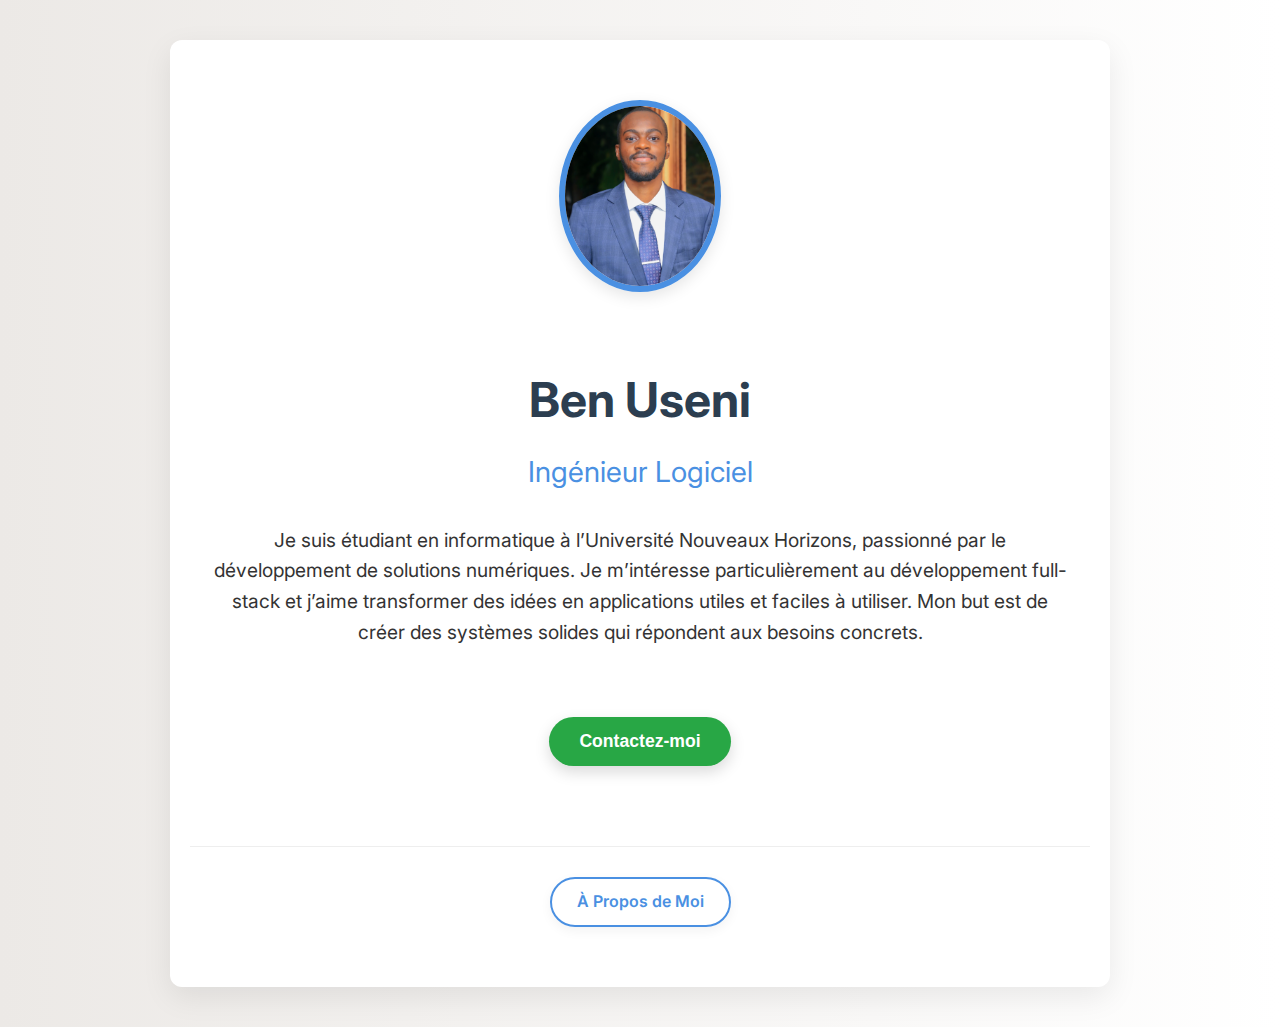
<file: index.html>
<!DOCTYPE html>
<html lang="fr">
<head>
  <meta charset="UTF-8" />
  <meta name="viewport" content="width=device-width, initial-scale=1.0"/>
  <title>Ben Useni | Ingénieur Logiciel</title>
  <link rel="stylesheet" href="style.css" />
  <!-- Ajout de la police Inter pour un look moderne et professionnel -->
  <link href="https://fonts.googleapis.com/css2?family=Inter:wght@300;400;600;700&display=swap" rel="stylesheet">
</head>
<body>
  <div class="container">
    <!-- Photo de profil -->
    <img src="ben.jpg" alt="Photo de profil de Ben Useni" class="profile-pic"/>
    
    <!-- Titre principal et sous-titre -->
    <h1>Ben Useni</h1>
    <h2>Ingénieur Logiciel</h2>

    <!-- Description simplifiée et en français -->
    <p class="description">
      Je suis étudiant en informatique à l’Université Nouveaux Horizons, passionné par le développement de solutions numériques. Je m’intéresse particulièrement au développement full-stack et j’aime transformer des idées en applications utiles et faciles à utiliser. Mon but est de créer des systèmes solides qui répondent aux besoins concrets.
    </p>

    <!-- Bouton de contact pour révéler la section de contact -->
    <button id="contactToggle" class="contact-btn">Contactez-moi</button>

    <!-- Section de contact, initialement cachée -->
    <div id="contactSection" class="contact-section hidden">
      <div class="contact-links">
        <a href="https://github.com/BEN-2048" target="_blank" rel="noopener noreferrer">GitHub</a>
        <a href="https://www.linkedin.com/in/benuseni" target="_blank" rel="noopener noreferrer">LinkedIn</a>
        <a href="mailto:Benuseni@icloud.com">Email</a>
      </div>

      <!-- Formulaire de contact simple -->
      <form class="contact-form">
        <input type="text" placeholder="Votre Nom" required />
        <input type="email" placeholder="Votre Email" required />
        <textarea placeholder="Votre Message" rows="4"></textarea>
        <button type="submit" class="submit-btn">Envoyer</button>
      </form>
    </div>

    <!-- Liens de navigation -->
    <div class="links">
      <a href="About.html">À Propos de Moi</a>
    </div>
  </div>

  <script>
    // Récupération du bouton de bascule et de la section de contact
    const toggleButton = document.getElementById('contactToggle');
    const contactSection = document.getElementById('contactSection');

    // Ajout d'un écouteur d'événements au clic sur le bouton
    toggleButton.addEventListener('click', () => {
      // Bascule la classe 'hidden' pour afficher/masquer la section de contact
      contactSection.classList.toggle('hidden');
    });
  </script>
</body>
</html>
</file>
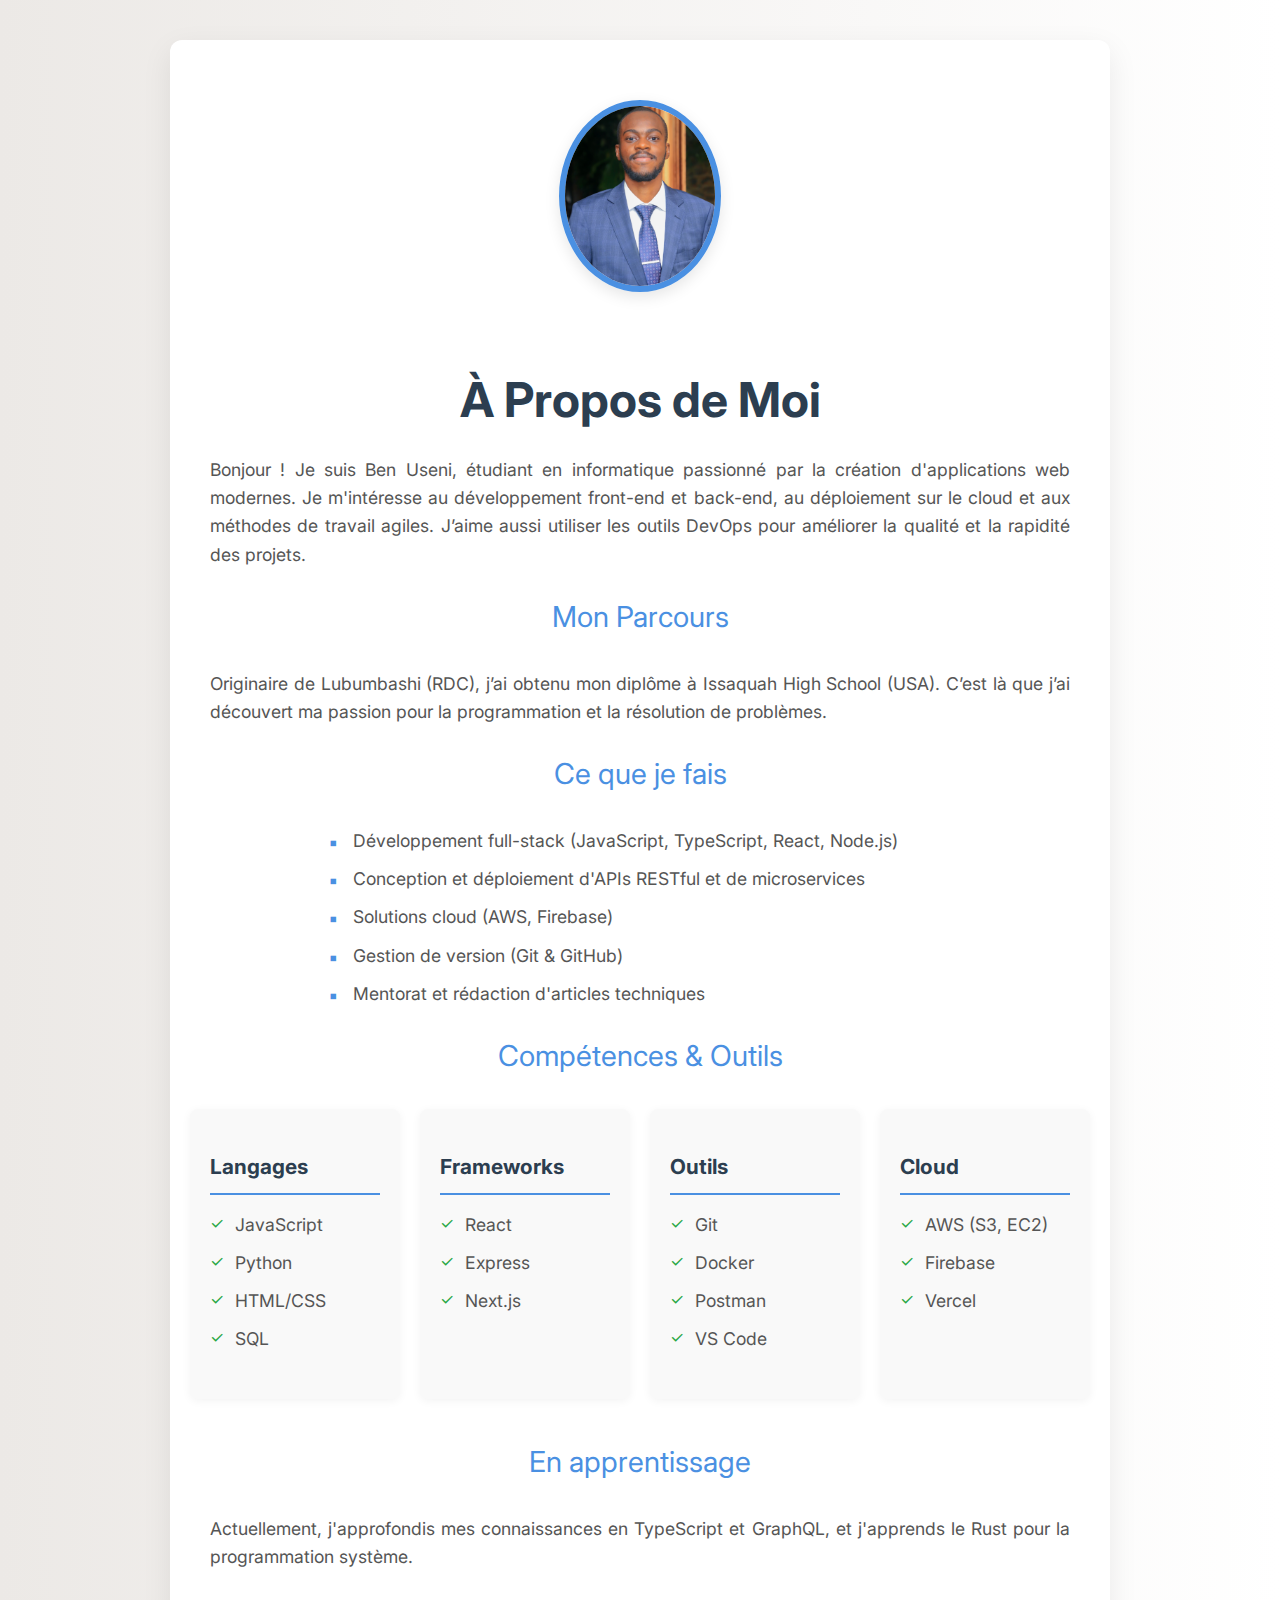
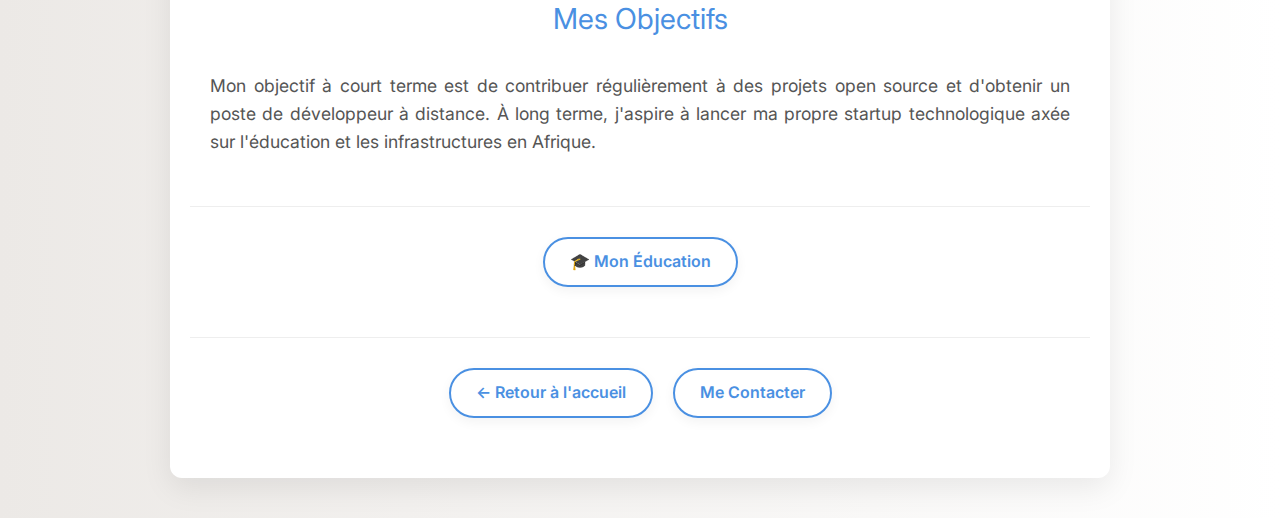
<file: About.html>
<!DOCTYPE html>
<html lang="fr">
<head>
  <meta charset="UTF-8" />
  <meta name="viewport" content="width=device-width, initial-scale=1.0"/>
  <title>À Propos de Ben Useni</title>
  <link rel="stylesheet" href="style.css" />
  <link href="https://fonts.googleapis.com/css2?family=Inter:wght@300;400;600;700&display=swap" rel="stylesheet">
</head>
<body>
  <div class="container">
    <img src="ben.jpg" alt="Photo de profil de Ben Useni" class="profile-pic"/>
    <h1>À Propos de Moi</h1>

    <p>
      Bonjour ! Je suis Ben Useni, étudiant en informatique passionné par la création d'applications web modernes. Je m'intéresse au développement front-end et back-end, au déploiement sur le cloud et aux méthodes de travail agiles. J’aime aussi utiliser les outils DevOps pour améliorer la qualité et la rapidité des projets.
    </p>

    <h2> Mon Parcours</h2>
    <p>
      Originaire de Lubumbashi (RDC), j’ai obtenu mon diplôme à Issaquah High School (USA). C’est là que j’ai découvert ma passion pour la programmation et la résolution de problèmes.
    </p>

    <h2> Ce que je fais</h2>
    <ul>
      <li>Développement full-stack (JavaScript, TypeScript, React, Node.js)</li>
      <li>Conception et déploiement d'APIs RESTful et de microservices</li>
      <li>Solutions cloud (AWS, Firebase)</li>
      <li>Gestion de version (Git & GitHub)</li>
      <li>Mentorat et rédaction d'articles techniques</li>
    </ul>

    <h2> Compétences & Outils</h2>
    <div class="skills-grid">
      <div>
        <h3>Langages</h3>
        <ul>
          <li>JavaScript</li>
          <li>Python</li>
          <li>HTML/CSS</li>
          <li>SQL</li>
        </ul>
      </div>
      <div>
        <h3>Frameworks</h3>
        <ul>
          <li>React</li>
          <li>Express</li>
          <li>Next.js</li>
        </ul>
      </div>
      <div>
        <h3>Outils</h3>
        <ul>
          <li>Git</li>
          <li>Docker</li>
          <li>Postman</li>
          <li>VS Code</li>
        </ul>
      </div>
      <div>
        <h3>Cloud</h3>
        <ul>
          <li>AWS (S3, EC2)</li>
          <li>Firebase</li>
          <li>Vercel</li>
        </ul>
      </div>
    </div>


    <h2> En apprentissage</h2>
    <p>
      Actuellement, j'approfondis mes connaissances en TypeScript et GraphQL, et j'apprends le Rust pour la programmation système.
    </p>

    <h2> Mes Objectifs</h2>
    <p>
      Mon objectif à court terme est de contribuer régulièrement à des projets open source et d'obtenir un poste de développeur à distance. À long terme, j'aspire à lancer ma propre startup technologique axée sur l'éducation et les infrastructures en Afrique.
    </p>
    <div class="links">
        <a href="education.html">🎓 Mon Éducation</a>
      </div>


    <div class="links">
      <a href="index.html">← Retour à l'accueil</a>
      <a href="mailto:Benuseni@icloud.com">Me Contacter</a>
    </div>
  </div>
</body>
</html>
</file>
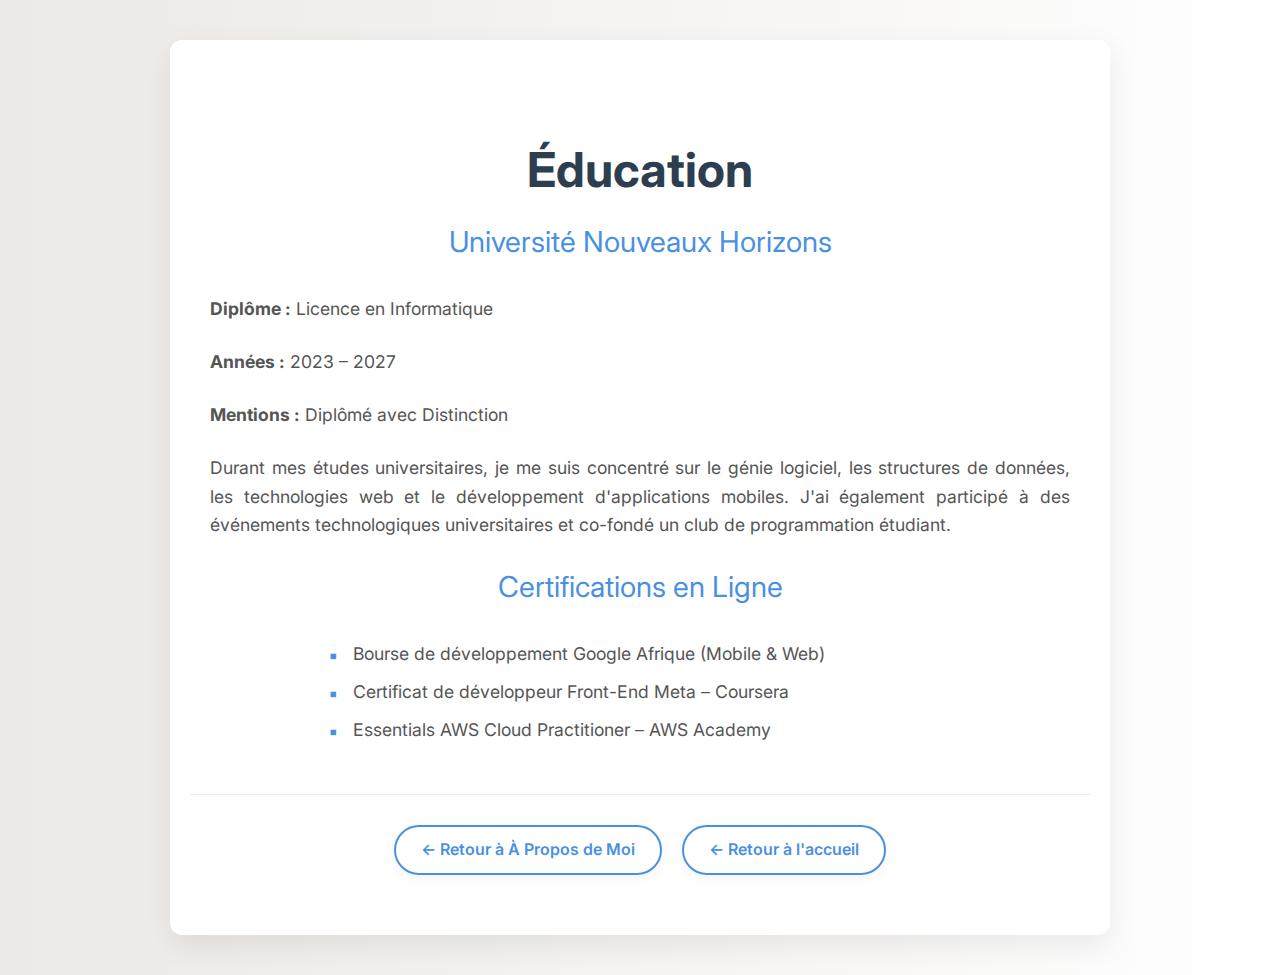
<file: education.html>
<!DOCTYPE html>
<html lang="fr">
<head>
  <meta charset="UTF-8" />
  <meta name="viewport" content="width=device-width, initial-scale=1.0"/>
  <title>Ben Useni - Éducation</title>
  <link rel="stylesheet" href="style.css" />
  <link href="https://fonts.googleapis.com/css2?family=Inter:wght@300;400;600;700&display=swap" rel="stylesheet">
</head>
<body>
  <div class="container">
    <h1> Éducation</h1>

    <h2>Université Nouveaux Horizons</h2>
    <p><strong>Diplôme :</strong> Licence en Informatique</p>
    <p><strong>Années :</strong> 2023 – 2027</p>
    <p><strong>Mentions :</strong> Diplômé avec Distinction</p>
    <p>
      Durant mes études universitaires, je me suis concentré sur le génie logiciel, les structures de données, les technologies web et le développement d'applications mobiles. J'ai également participé à des événements technologiques universitaires et co-fondé un club de programmation étudiant.
    </p>

    <h2>Certifications en Ligne</h2>
    <ul>
      <li>Bourse de développement Google Afrique (Mobile & Web)</li>
      <li>Certificat de développeur Front-End Meta – Coursera</li>
      <li>Essentials AWS Cloud Practitioner – AWS Academy</li>
    </ul>

    <div class="links">
      <a href="about.html">← Retour à À Propos de Moi</a>
      <a href="index.html">← Retour à l'accueil</a>
    </div>
  </div>
</body>
</html>
</file>
<file: style.css>
/* Import de la police Inter */
@import url('https://fonts.googleapis.com/css2?family=Inter:wght@300;400;600;700&display=swap');

/* Styles de base pour le corps de la page */
body {
  margin: 0;
  font-family: 'Inter', sans-serif; /* Utilisation de la nouvelle police */
  background: linear-gradient(to right, #ece9e6, #ffffff); /* Dégradé de fond subtil */
  color: #333;
  line-height: 1.6;
}

/* Conteneur principal pour le contenu */
.container {
  text-align: center;
  padding: 60px 20px;
  max-width: 900px;
  margin: 40px auto; /* Centrage et marge supérieure/inférieure */
  background: #ffffff;
  border-radius: 12px; /* Coins arrondis */
  box-shadow: 0 10px 30px rgba(0, 0, 0, 0.08); /* Ombre douce pour la profondeur */
  position: relative; /* Pour positionner d'autres éléments si nécessaire */
  overflow: hidden; /* Assure que les ombres et bords ne dépassent pas */
}

/* Style de la photo de profil */
.profile-pic {
  width: 150px;
  height: 180px;
  border-radius: 50%;
  object-fit: cover;
  border: 6px solid #4a90e2; /* Bordure bleue plus prononcée */
  box-shadow: 0 5px 15px rgba(0, 0, 0, 0.1); /* Ombre pour la photo */
  margin-bottom: 30px;
  transition: transform 0.3s ease-in-out;
}

.profile-pic:hover {
  transform: scale(1.05); /* Effet de zoom léger au survol */
}

/* Styles des titres */
h1 {
  font-size: 3rem;
  color: #2c3e50; /* Couleur plus foncée pour la proéminence */
  margin-bottom: 10px;
  font-weight: 700; /* Plus gras */
}

h2 {
  font-size: 1.8rem;
  color: #4a90e2; /* Couleur bleue accent */
  margin-top: 0;
  margin-bottom: 30px;
  font-weight: 400;
}

/* Styles des paragraphes */
p {
  font-size: 1.1rem;
  margin-bottom: 25px;
  padding: 0 20px; /* Plus de padding pour la lisibilité */
  color: #555;
  text-align: justify; /* Justifie le texte */
}

.description {
  font-size: 1.2rem;
  font-weight: 400;
  color: #333;
  margin-bottom: 40px;
  text-align: center;
}

/* Styles des listes */
ul {
  list-style: none; /* Supprime les puces par défaut */
  padding: 0;
  margin-bottom: 25px;
}

ul li {
  font-size: 1.1rem;
  color: #555;
  margin-bottom: 10px;
  position: relative;
  padding-left: 25px; /* Espace pour la puce personnalisée */
  text-align: left; /* Alignement du texte à gauche */
  max-width: 600px; /* Limite la largeur des listes */
  margin-left: auto;
  margin-right: auto;
}

ul li::before {
  content: '▪'; /* Puce personnalisée */
  color: #4a90e2;
  position: absolute;
  left: 0;
  font-size: 1.2rem;
  line-height: 1.6;
}

/* Grille pour les compétences et outils */
.skills-grid {
  display: grid;
  grid-template-columns: repeat(auto-fit, minmax(200px, 1fr)); /* Responsive grid */
  gap: 20px;
  margin-top: 30px;
  margin-bottom: 40px;
  text-align: left; /* Alignement du texte à gauche dans la grille */
}

.skills-grid div {
  background: #f9f9f9;
  padding: 20px;
  border-radius: 8px;
  box-shadow: 0 2px 10px rgba(0, 0, 0, 0.05);
}

.skills-grid h3 {
  color: #2c3e50;
  font-size: 1.3rem;
  margin-bottom: 15px;
  border-bottom: 2px solid #4a90e2;
  padding-bottom: 10px;
}

.skills-grid ul li::before {
  content: '✓'; /* Puce personnalisée pour les compétences */
  color: #28a745; /* Couleur verte */
  font-size: 1rem;
}


/* Styles des liens de navigation (pied de page) */
.links {
  margin-top: 50px;
  padding-top: 30px;
  border-top: 1px solid #eee; /* Ligne de séparation */
  display: flex;
  flex-wrap: wrap; /* Permet aux liens de passer à la ligne */
  justify-content: center;
  gap: 20px; /* Espacement entre les liens */
}

.links a {
  display: inline-block;
  color: #4a90e2; /* Couleur bleue */
  text-decoration: none;
  font-weight: 600;
  font-size: 1rem;
  padding: 10px 25px;
  border: 2px solid #4a90e2;
  border-radius: 25px; /* Boutons pill-shaped */
  transition: all 0.3s ease;
  box-shadow: 0 4px 12px rgba(0, 0, 0, 0.05); /* Ombre légère */
}

.links a:hover {
  background-color: #4a90e2;
  color: #fff;
  transform: translateY(-3px); /* Léger effet de soulèvement */
  box-shadow: 0 6px 15px rgba(0, 0, 0, 0.1);
}

/* Styles du bouton de contact */
.contact-btn {
  background-color: #28a745; /* Vert pour le contact */
  color: white;
  border: none;
  padding: 14px 30px;
  font-size: 1.1rem;
  font-weight: 600;
  border-radius: 25px;
  cursor: pointer;
  margin: 30px 0;
  box-shadow: 0 6px 15px rgba(0, 0, 0, 0.15);
  transition: all 0.3s ease;
}

.contact-btn:hover {
  background-color: #218838; /* Vert plus foncé au survol */
  transform: translateY(-3px);
  box-shadow: 0 8px 20px rgba(0, 0, 0, 0.2);
}

/* Masquer la section de contact */
.hidden {
  display: none;
}

/* Styles de la section de contact */
.contact-section {
  margin-top: 40px;
  background: #fdfdfd;
  padding: 30px;
  border-radius: 10px;
  box-shadow: inset 0 0 15px rgba(0, 0, 0, 0.05); /* Ombre intérieure */
  animation: fadeIn 0.5s ease-out; /* Animation d'apparition */
}

/* Animation d'apparition */
@keyframes fadeIn {
  from { opacity: 0; transform: translateY(20px); }
  to { opacity: 1; transform: translateY(0); }
}

/* Liens sociaux dans la section de contact */
.contact-links {
  margin-bottom: 25px;
  display: flex;
  justify-content: center;
  gap: 15px; /* Espacement entre les liens sociaux */
}

.contact-links a {
  text-decoration: none;
  color: #4a90e2;
  font-weight: 600;
  font-size: 1rem;
  border: 1px solid #4a90e2;
  padding: 8px 18px;
  border-radius: 20px;
  transition: all 0.3s ease;
}

.contact-links a:hover {
  background-color: #4a90e2;
  color: white;
  transform: translateY(-2px);
}

/* Styles du formulaire de contact */
.contact-form {
  display: flex;
  flex-direction: column;
  align-items: center;
  gap: 15px; /* Espacement entre les champs du formulaire */
}

.contact-form input,
.contact-form textarea {
  width: calc(100% - 40px); /* Prend la largeur maximale avec padding */
  max-width: 500px;
  padding: 15px;
  border: 1px solid #ddd;
  border-radius: 8px;
  font-size: 1rem;
  color: #333;
  transition: border-color 0.3s ease, box-shadow 0.3s ease;
}

.contact-form input:focus,
.contact-form textarea:focus {
  border-color: #4a90e2;
  box-shadow: 0 0 0 3px rgba(74, 144, 226, 0.2); /* Ombre de focus */
  outline: none;
}

.contact-form textarea {
  resize: vertical; /* Permet le redimensionnement vertical */
  min-height: 100px;
}

/* Bouton d'envoi du formulaire */
.contact-form .submit-btn {
  background-color: #4a90e2; /* Bleu pour le bouton d'envoi */
  color: white;
  border: none;
  padding: 12px 25px;
  font-size: 1rem;
  font-weight: 600;
  border-radius: 25px;
  cursor: pointer;
  transition: all 0.3s ease;
  box-shadow: 0 4px 10px rgba(74, 144, 226, 0.2);
}

.contact-form .submit-btn:hover {
  background-color: #357ABD; /* Bleu plus foncé au survol */
  transform: translateY(-2px);
  box-shadow: 0 6px 12px rgba(74, 144, 226, 0.3);
}

/* Media Queries pour la responsivité */
@media (max-width: 768px) {
  .container {
    margin: 20px auto;
    padding: 40px 15px;
  }

  h1 {
    font-size: 2.5rem;
  }

  h2 {
    font-size: 1.5rem;
  }

  p {
    font-size: 1rem;
    padding: 0 10px;
  }

  .links {
    flex-direction: column;
    gap: 15px;
  }

  .links a {
    width: calc(100% - 40px); /* Prend plus de largeur sur mobile */
    max-width: 300px;
  }

  .skills-grid {
    grid-template-columns: 1fr; /* Une colonne sur les petits écrans */
  }

  .contact-form input,
  .contact-form textarea {
    width: calc(100% - 20px);
  }
}

@media (max-width: 480px) {
  h1 {
    font-size: 2rem;
  }

  h2 {
    font-size: 1.3rem;
  }

  .profile-pic {
    width: 120px;
    height: 120px;
  }

  .contact-btn {
    padding: 12px 25px;
    font-size: 1rem;
  }

  .contact-links a {
    font-size: 0.9rem;
    padding: 6px 12px;
  }
}
</file>
